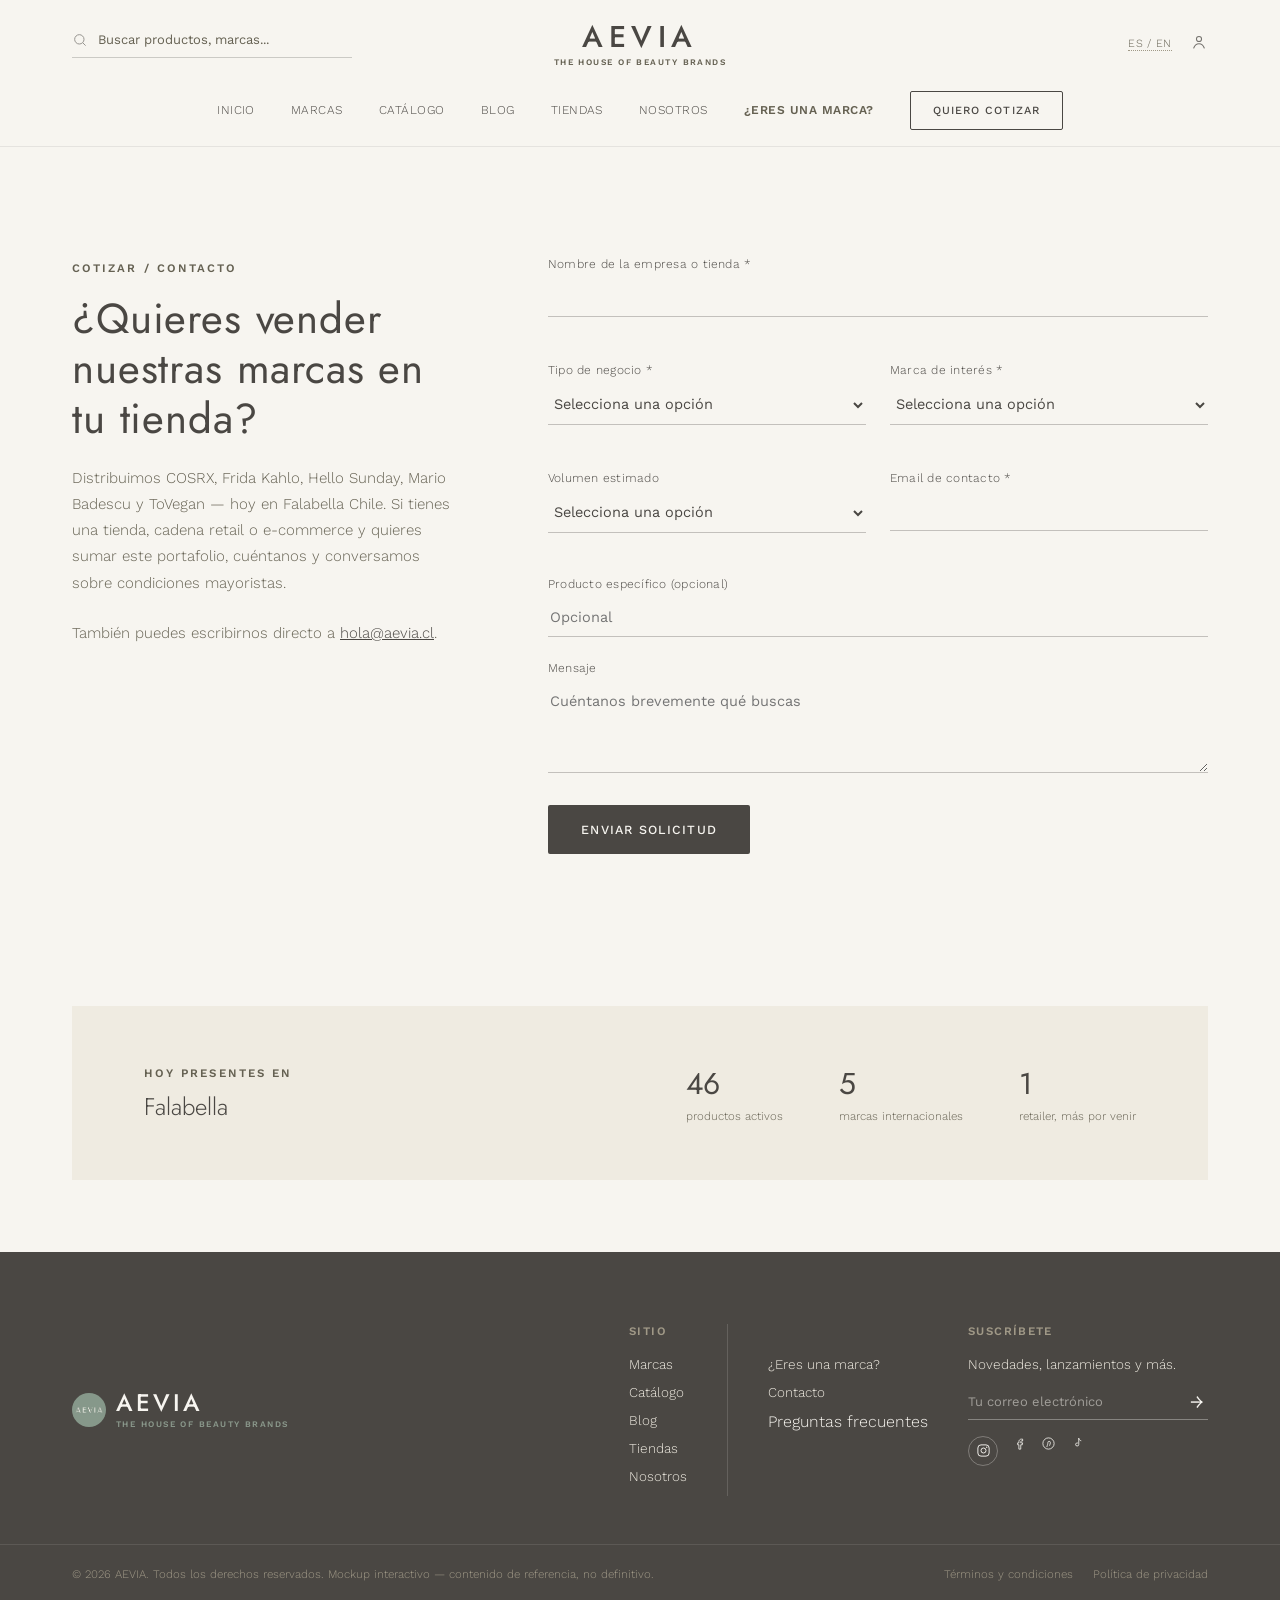
<file: contacto.html>
<!doctype html>
<html lang="es">
<head>
<meta charset="utf-8">
<meta name="viewport" content="width=device-width, initial-scale=1">
<title>Cotizar / Contacto — AEVIA</title>
<meta name="description" content="Conversemos sobre sumar nuestras marcas (COSRX, Frida Kahlo, Hello Sunday, Mario Badescu, ToVegan) a tu tienda o cadena retail en Chile.">
<link rel="preconnect" href="https://fonts.googleapis.com">
<link rel="preconnect" href="https://fonts.gstatic.com" crossorigin>
<link href="https://fonts.googleapis.com/css2?family=Jost:wght@300;400;500;600&family=Work+Sans:wght@300;400;500;600&display=swap" rel="stylesheet">
<link rel="stylesheet" href="css/styles.css?v=5">
</head>
<body>
<a class="skip-link" href="#main">Saltar al contenido</a>

<header class="site-header">
  <div class="header-top">
    <form class="header-search" action="catalogo.html" method="get">
      <svg width="16" height="16" viewBox="0 0 24 24" fill="none"><circle cx="11" cy="11" r="7" stroke="#4a4743" stroke-width="1.5"/><path d="m20 20-3.5-3.5" stroke="#4a4743" stroke-width="1.5" stroke-linecap="round"/></svg>
      <input type="search" name="buscar" placeholder="Buscar productos, marcas...">
    </form>
    <a href="index.html" class="brand-lockup-center">
      <span class="logo">AEVIA</span>
      <span class="sub">THE HOUSE OF BEAUTY BRANDS</span>
    </a>
    <div class="header-actions">
      <span class="lang-toggle">ES / EN</span>
      <span class="icon-link" aria-label="Mi cuenta">
        <svg width="18" height="18" viewBox="0 0 24 24" fill="none"><circle cx="12" cy="8" r="3.4" stroke="#4a4743" stroke-width="1.4"/><path d="M5 20c1.2-3.8 4.2-5.8 7-5.8s5.8 2 7 5.8" stroke="#4a4743" stroke-width="1.4" stroke-linecap="round"/></svg>
      </span>
      <button class="nav-toggle" aria-label="Abrir menú" aria-expanded="false">
        <svg width="24" height="24" viewBox="0 0 24 24" fill="none"><path d="M3 6h18M3 12h18M3 18h18" stroke="#4a4743" stroke-width="1.5"/></svg>
      </button>
    </div>
  </div>
  <nav class="main-nav">
    <a class="nav-link" data-nav="inicio" href="index.html">Inicio</a>
    <a class="nav-link" data-nav="marcas" href="marcas.html">Marcas</a>
    <a class="nav-link" data-nav="catalogo" href="catalogo.html">Catálogo</a>
    <a class="nav-link" data-nav="blog" href="blog.html">Blog</a>
    <a class="nav-link" data-nav="tiendas" href="tiendas.html">Tiendas</a>
    <a class="nav-link" data-nav="nosotros" href="nosotros.html">Nosotros</a>
    <a class="nav-link accent" data-nav="para-marcas" href="para-marcas.html">¿Eres una marca?</a>
    <a href="contacto.html"><button class="btn btn-outline-dark btn-sm">Quiero cotizar</button></a>
  </nav>
</header>

<main id="main">
  <section class="section" style="padding-bottom:0">
    <div style="display:flex;gap:96px;flex-wrap:wrap">
      <div style="width:380px;flex-shrink:0" class="fade-up">
        <span class="eyebrow">Cotizar / Contacto</span>
        <h1 style="font-size:clamp(30px,4vw,42px);margin:18px 0 20px;line-height:1.2">¿Quieres vender nuestras marcas en tu tienda?</h1>
        <p style="font-size:15px;line-height:1.75;color:var(--olive);margin-bottom:24px">Distribuimos COSRX, Frida Kahlo, Hello Sunday, Mario Badescu y ToVegan — hoy en Falabella Chile. Si tienes una tienda, cadena retail o e-commerce y quieres sumar este portafolio, cuéntanos y conversamos sobre condiciones mayoristas.</p>
        <p style="font-size:15px;line-height:1.75;color:var(--olive)">También puedes escribirnos directo a <a href="mailto:hola@aevia.cl" style="text-decoration:underline">hola@aevia.cl</a>.</p>
      </div>

      <div style="flex-grow:1;min-width:280px">
        <div class="pd-note" id="contacto-context" style="display:none;max-width:none;margin-bottom:24px"></div>

        <form class="form-grid fade-up" id="quote-form" novalidate>
          <div class="field full">
            <label for="field-empresa">Nombre de la empresa o tienda *</label>
            <input type="text" id="field-empresa" name="empresa" data-required>
            <span class="field-error"></span>
          </div>
          <div class="field">
            <label for="field-tipo-negocio">Tipo de negocio *</label>
            <select id="field-tipo-negocio" name="tipo_negocio" data-required>
              <option value="">Selecciona una opción</option>
              <option>Tienda por departamento</option>
              <option>Farmacia / Perfumería</option>
              <option>E-commerce</option>
              <option>Supermercado</option>
              <option>Otro</option>
            </select>
            <span class="field-error"></span>
          </div>
          <div class="field">
            <label for="field-marca-interes">Marca de interés *</label>
            <select id="field-marca-interes" name="marca_interes" data-required>
              <option value="">Selecciona una opción</option>
              <option>Todo el portafolio</option>
              <option>COSRX</option>
              <option>Frida Kahlo</option>
              <option>Hello Sunday</option>
              <option>Mario Badescu</option>
              <option>ToVegan</option>
            </select>
            <span class="field-error"></span>
          </div>
          <div class="field">
            <label for="field-volumen">Volumen estimado</label>
            <select id="field-volumen" name="volumen">
              <option value="">Selecciona una opción</option>
              <option>Aún no lo sé / primera conversación</option>
              <option>Piloto en una tienda</option>
              <option>Volumen mayorista regular</option>
              <option>Cadena con múltiples tiendas</option>
            </select>
          </div>
          <div class="field">
            <label for="field-email">Email de contacto *</label>
            <input type="email" id="field-email" name="email" data-required>
            <span class="field-error"></span>
          </div>
          <div class="field full">
            <label for="field-interes">Producto específico (opcional)</label>
            <input type="text" id="field-interes" name="interes" placeholder="Opcional">
          </div>
          <div class="field full">
            <label for="field-mensaje">Mensaje</label>
            <textarea id="field-mensaje" name="mensaje" placeholder="Cuéntanos brevemente qué buscas"></textarea>
          </div>
          <div class="field full" style="margin-top:8px">
            <button type="submit" class="btn btn-primary" style="width:fit-content">Enviar solicitud</button>
          </div>
        </form>

        <div class="form-success" id="form-success">
          <h3>Gracias — recibimos tu solicitud</h3>
          <p>Este es un mockup: el formulario no envía datos todavía. En el sitio real, aquí confirmamos el próximo paso y el plazo de respuesta.</p>
        </div>
      </div>
    </div>
  </section>

  <section class="section-tight" style="margin-top:80px">
    <div class="trust-bar" style="background:var(--cream-alt)">
      <div>
        <span class="eyebrow">Hoy presentes en</span>
        <div class="trust-name">Falabella</div>
      </div>
      <div class="trust-stats">
        <div class="trust-stat"><b data-product-count>51</b><span>productos activos</span></div>
        <div class="trust-stat"><b>5</b><span>marcas internacionales</span></div>
        <div class="trust-stat"><b>1</b><span>retailer, más por venir</span></div>
      </div>
    </div>
  </section>
</main>

<footer class="site-footer">
  <div class="footer-top">
    <div class="brand-lockup">
      <img src="img/aevia-logo-ig.jpg" alt="AEVIA" class="brand-mark">
      <span class="brand-lockup-text">
        <span class="logo" style="color:var(--cream)">AEVIA</span>
        <span class="sub">THE HOUSE OF BEAUTY BRANDS</span>
      </span>
    </div>
    <div class="footer-cols">
      <div class="footer-col">
        <h4>Sitio</h4>
        <a href="marcas.html">Marcas</a>
        <a href="catalogo.html">Catálogo</a>
        <a href="blog.html">Blog</a>
        <a href="tiendas.html">Tiendas</a>
        <a href="nosotros.html">Nosotros</a>
      </div>
      <div class="footer-col-divider"></div>
      <div class="footer-col">
        <h4>&nbsp;</h4>
        <a href="para-marcas.html">¿Eres una marca?</a>
        <a href="contacto.html">Contacto</a>
        <span class="footer-pending-link" title="Pendiente — página de FAQ aún no construida">Preguntas frecuentes</span>
      </div>
      <div class="footer-col footer-newsletter">
        <h4>Suscríbete</h4>
        <p>Novedades, lanzamientos y más.</p>
        <form class="footer-newsletter-field" onsubmit="return false">
          <input type="email" placeholder="Tu correo electrónico" required>
          <button type="submit" aria-label="Suscribirme">&#8594;</button>
        </form>
        <div class="footer-social">
          <a href="https://instagram.com/aevia.cl" target="_blank" rel="noopener" aria-label="Instagram">
            <svg width="15" height="15" viewBox="0 0 24 24" fill="none"><rect x="3" y="3" width="18" height="18" rx="5" stroke="#F7F5F0" stroke-width="1.5"/><circle cx="12" cy="12" r="4" stroke="#F7F5F0" stroke-width="1.5"/><circle cx="17.2" cy="6.8" r="1.1" fill="#F7F5F0"/></svg>
          </a>
          <span class="icon-link" title="Pendiente — cuenta de Facebook por confirmar" aria-label="Facebook (pendiente)">
            <svg width="15" height="15" viewBox="0 0 24 24" fill="none"><path d="M15 8h2V5h-2c-2.2 0-4 1.8-4 4v2H9v3h2v7h3v-7h2.5l.5-3H14V9c0-.6.4-1 1-1Z" stroke="#F7F5F0" stroke-width="1.3" stroke-linejoin="round"/></svg>
          </span>
          <span class="icon-link" title="Pendiente — cuenta de Pinterest por confirmar" aria-label="Pinterest (pendiente)">
            <svg width="15" height="15" viewBox="0 0 24 24" fill="none"><circle cx="12" cy="12" r="9" stroke="#F7F5F0" stroke-width="1.3"/><path d="M9.5 17c1-3 1.5-5 1.5-6.5a2 2 0 1 1 4 .2c0 1.3-.8 3.3-1.2 4.3" stroke="#F7F5F0" stroke-width="1.3" stroke-linecap="round"/></svg>
          </span>
          <span class="icon-link" title="Pendiente — cuenta de TikTok por confirmar" aria-label="TikTok (pendiente)">
            <svg width="15" height="15" viewBox="0 0 24 24" fill="none"><path d="M14 4v9.5a2.5 2.5 0 1 1-2-2.45" stroke="#F7F5F0" stroke-width="1.3" stroke-linecap="round"/><path d="M14 4c.3 1.8 1.6 3.2 3.4 3.5" stroke="#F7F5F0" stroke-width="1.3" stroke-linecap="round"/></svg>
          </span>
        </div>
      </div>
    </div>
  </div>
  <div class="footer-bottom">
    <span>© 2026 AEVIA. Todos los derechos reservados. Mockup interactivo — contenido de referencia, no definitivo.</span>
    <div class="footer-bottom-links">
      <span>Términos y condiciones</span>
      <span>Política de privacidad</span>
    </div>
  </div>
</footer>

<script src="js/data.js?v=4"></script>
<script src="js/main.js?v=5"></script>
<script>
  initNav();
  initContactoPage();
  initProductCount();
  initFadeUp();
</script>
</body>
</html>
</file>
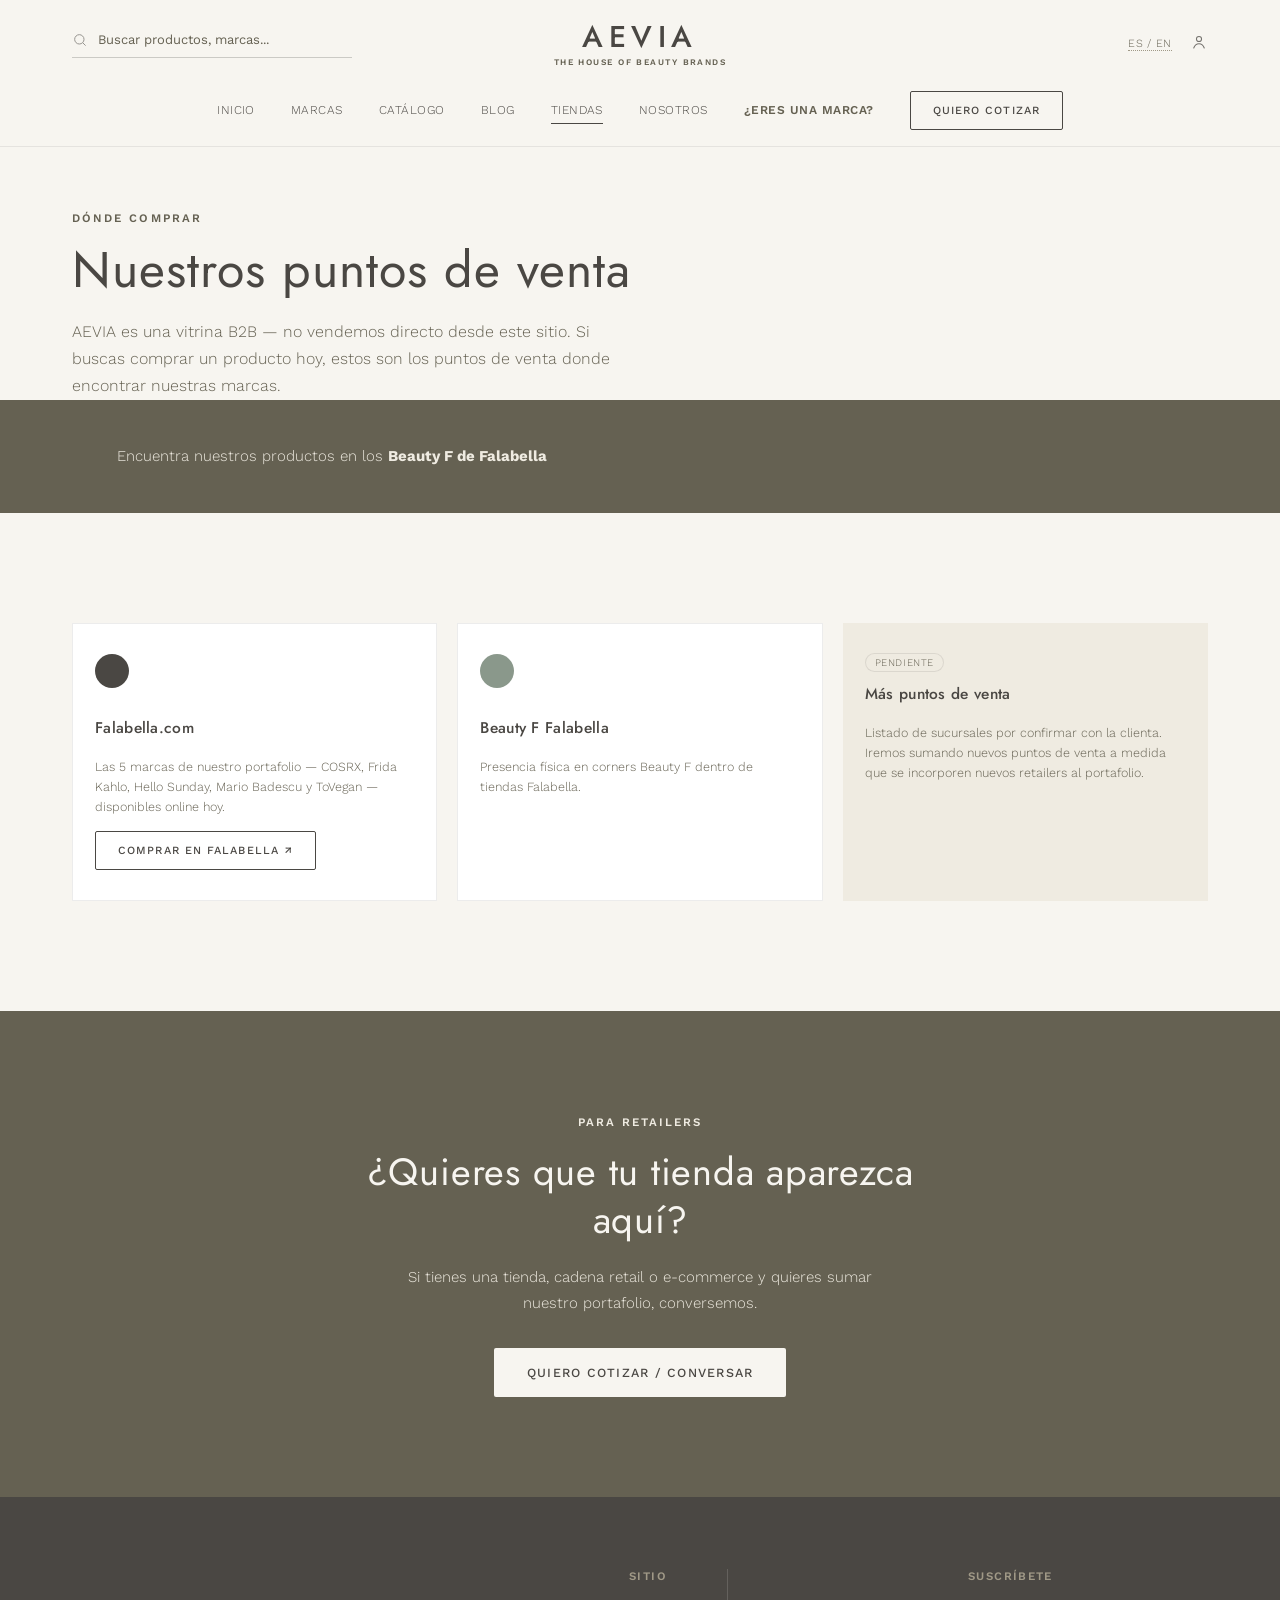
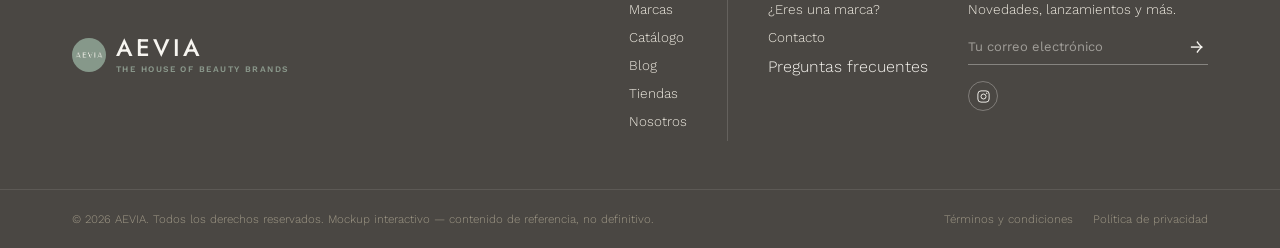
<file: tiendas.html>
<!doctype html>
<html lang="es">
<head>
<meta charset="utf-8">
<meta name="viewport" content="width=device-width, initial-scale=1">
<title>Dónde comprar — AEVIA</title>
<meta name="description" content="Dónde encontrar los productos AEVIA hoy: puntos de venta y tiendas asociadas.">
<link rel="preconnect" href="https://fonts.googleapis.com">
<link rel="preconnect" href="https://fonts.gstatic.com" crossorigin>
<link href="https://fonts.googleapis.com/css2?family=Jost:wght@300;400;500;600&family=Work+Sans:wght@300;400;500;600&display=swap" rel="stylesheet">
<link rel="stylesheet" href="css/styles.css?v=5">
</head>
<body>
<a class="skip-link" href="#main">Saltar al contenido</a>

<header class="site-header">
  <div class="header-top">
    <form class="header-search" action="catalogo.html" method="get">
      <svg width="16" height="16" viewBox="0 0 24 24" fill="none"><circle cx="11" cy="11" r="7" stroke="#4a4743" stroke-width="1.5"/><path d="m20 20-3.5-3.5" stroke="#4a4743" stroke-width="1.5" stroke-linecap="round"/></svg>
      <input type="search" name="buscar" placeholder="Buscar productos, marcas...">
    </form>
    <a href="index.html" class="brand-lockup-center">
      <span class="logo">AEVIA</span>
      <span class="sub">THE HOUSE OF BEAUTY BRANDS</span>
    </a>
    <div class="header-actions">
      <span class="lang-toggle">ES / EN</span>
      <span class="icon-link" aria-label="Mi cuenta">
        <svg width="18" height="18" viewBox="0 0 24 24" fill="none"><circle cx="12" cy="8" r="3.4" stroke="#4a4743" stroke-width="1.4"/><path d="M5 20c1.2-3.8 4.2-5.8 7-5.8s5.8 2 7 5.8" stroke="#4a4743" stroke-width="1.4" stroke-linecap="round"/></svg>
      </span>
      <button class="nav-toggle" aria-label="Abrir menú" aria-expanded="false">
        <svg width="24" height="24" viewBox="0 0 24 24" fill="none"><path d="M3 6h18M3 12h18M3 18h18" stroke="#4a4743" stroke-width="1.5"/></svg>
      </button>
    </div>
  </div>
  <nav class="main-nav">
    <a class="nav-link" data-nav="inicio" href="index.html">Inicio</a>
    <a class="nav-link" data-nav="marcas" href="marcas.html">Marcas</a>
    <a class="nav-link" data-nav="catalogo" href="catalogo.html">Catálogo</a>
    <a class="nav-link" data-nav="blog" href="blog.html">Blog</a>
    <a class="nav-link" data-nav="tiendas" href="tiendas.html">Tiendas</a>
    <a class="nav-link" data-nav="nosotros" href="nosotros.html">Nosotros</a>
    <a class="nav-link accent" data-nav="para-marcas" href="para-marcas.html">¿Eres una marca?</a>
    <a href="contacto.html"><button class="btn btn-outline-dark btn-sm">Quiero cotizar</button></a>
  </nav>
</header>

<main id="main">
  <div class="page-intro fade-up">
    <span class="eyebrow">Dónde comprar</span>
    <h1>Nuestros puntos de venta</h1>
    <p class="lead">AEVIA es una vitrina B2B — no vendemos directo desde este sitio. Si buscas comprar un producto hoy, estos son los puntos de venta donde encontrar nuestras marcas.</p>
  </div>

  <section class="cta-band fade-up" style="padding:44px var(--gutter)">
    <p style="font-size:15px;margin:0">Encuentra nuestros productos en los <b>Beauty F de Falabella</b></p>
  </section>

  <section class="section">
    <div class="pillars fade-up" style="grid-template-columns:repeat(3, minmax(0,1fr))">
      <div class="pillar-card" style="display:flex;flex-direction:column;gap:10px">
        <div class="pillar-dot" style="background:#4a4743"></div>
        <h3>Falabella.com</h3>
        <p>Las 5 marcas de nuestro portafolio — COSRX, Frida Kahlo, Hello Sunday, Mario Badescu y ToVegan — disponibles online hoy.</p>
        <a href="https://www.falabella.com" target="_blank" rel="noopener" style="margin-top:4px"><button class="btn btn-outline-dark btn-sm" style="width:fit-content">Comprar en Falabella ↗</button></a>
      </div>
      <div class="pillar-card" style="display:flex;flex-direction:column;gap:10px">
        <div class="pillar-dot" style="background:#8a988b"></div>
        <h3>Beauty F Falabella</h3>
        <p>Presencia física en corners Beauty F dentro de tiendas Falabella.</p>
      </div>
      <div class="pillar-card" style="display:flex;flex-direction:column;gap:10px;background:var(--cream-alt);border:none">
        <span class="pending-chip" style="width:fit-content">Pendiente</span>
        <h3>Más puntos de venta</h3>
        <p>Listado de sucursales por confirmar con la clienta. Iremos sumando nuevos puntos de venta a medida que se incorporen nuevos retailers al portafolio.</p>
      </div>
    </div>
  </section>

  <section class="cta-band fade-up">
    <span class="eyebrow">Para retailers</span>
    <h2>¿Quieres que tu tienda aparezca aquí?</h2>
    <p>Si tienes una tienda, cadena retail o e-commerce y quieres sumar nuestro portafolio, conversemos.</p>
    <a href="contacto.html"><button class="btn btn-cream">Quiero cotizar / conversar</button></a>
  </section>
</main>

<footer class="site-footer">
  <div class="footer-top">
    <div class="brand-lockup">
      <img src="img/aevia-logo-ig.jpg" alt="AEVIA" class="brand-mark">
      <span class="brand-lockup-text">
        <span class="logo" style="color:var(--cream)">AEVIA</span>
        <span class="sub">THE HOUSE OF BEAUTY BRANDS</span>
      </span>
    </div>
    <div class="footer-cols">
      <div class="footer-col">
        <h4>Sitio</h4>
        <a href="marcas.html">Marcas</a>
        <a href="catalogo.html">Catálogo</a>
        <a href="blog.html">Blog</a>
        <a href="tiendas.html">Tiendas</a>
        <a href="nosotros.html">Nosotros</a>
      </div>
      <div class="footer-col-divider"></div>
      <div class="footer-col">
        <h4>&nbsp;</h4>
        <a href="para-marcas.html">¿Eres una marca?</a>
        <a href="contacto.html">Contacto</a>
        <span class="footer-pending-link" title="Pendiente — página de FAQ aún no construida">Preguntas frecuentes</span>
      </div>
      <div class="footer-col footer-newsletter">
        <h4>Suscríbete</h4>
        <p>Novedades, lanzamientos y más.</p>
        <form class="footer-newsletter-field" onsubmit="return false">
          <input type="email" placeholder="Tu correo electrónico" required>
          <button type="submit" aria-label="Suscribirme">&#8594;</button>
        </form>
        <div class="footer-social">
          <a href="https://instagram.com/aevia.cl" target="_blank" rel="noopener" aria-label="Instagram">
            <svg width="15" height="15" viewBox="0 0 24 24" fill="none"><rect x="3" y="3" width="18" height="18" rx="5" stroke="#F7F5F0" stroke-width="1.5"/><circle cx="12" cy="12" r="4" stroke="#F7F5F0" stroke-width="1.5"/><circle cx="17.2" cy="6.8" r="1.1" fill="#F7F5F0"/></svg>
          </a>
        </div>
      </div>
    </div>
  </div>
  <div class="footer-bottom">
    <span>© 2026 AEVIA. Todos los derechos reservados. Mockup interactivo — contenido de referencia, no definitivo.</span>
    <div class="footer-bottom-links">
      <span>Términos y condiciones</span>
      <span>Política de privacidad</span>
    </div>
  </div>
</footer>

<script src="js/data.js?v=4"></script>
<script src="js/main.js?v=5"></script>
<script>
  initNav("tiendas");
  initFadeUp();
</script>
</body>
</html>
</file>
<file: css/styles.css>
/* ==========================================================================
   AEVIA — Design system (mockup)
   Paleta y tipografías definidas en CLAUDE.md. No inventar nuevos tokens.
   ========================================================================== */

:root {
  --dark: #4a4743;
  --olive: #656152;
  --taupe: #a09987;
  --sage: #8a988b;
  --cream: #F7F5F0;
  --cream-alt: #EFEBE1;
  --white: #ffffff;

  --font-display: 'Jost', sans-serif;
  --font-body: 'Work Sans', sans-serif;

  --radius: 2px;
  --container: 1280px;
  --gutter: 72px;
  --gutter-m: 32px;
  --gutter-s: 20px;

  --ease: cubic-bezier(.4,0,.2,1);
}

* { box-sizing: border-box; }
html { scroll-behavior: smooth; }
html, body { overflow-x: hidden; }

body {
  margin: 0;
  font-family: var(--font-body);
  background: var(--cream);
  color: var(--dark);
  font-weight: 300;
  -webkit-font-smoothing: antialiased;
}

h1, h2, h3, h4, .logo, .font-display {
  font-family: var(--font-display);
  letter-spacing: .02em;
  font-weight: 400;
  margin: 0;
}

p { margin: 0; }
a { color: var(--dark); text-decoration: none; }
a:hover { opacity: .72; }
img { max-width: 100%; display: block; }
button { font-family: var(--font-body); cursor: pointer; }
input, select, textarea { font-family: var(--font-body); }

.eyebrow {
  font-size: 11.5px;
  letter-spacing: .18em;
  text-transform: uppercase;
  color: var(--olive);
  font-weight: 600;
  display: inline-block;
}

.wrap {
  max-width: var(--container);
  margin: 0 auto;
  padding-left: var(--gutter);
  padding-right: var(--gutter);
}

@media (max-width: 1100px) {
  .wrap, .section-pad { padding-left: var(--gutter-m); padding-right: var(--gutter-m); }
}
@media (max-width: 600px) {
  .wrap, .section-pad { padding-left: var(--gutter-s); padding-right: var(--gutter-s); }
}

.section-pad { padding-left: var(--gutter); padding-right: var(--gutter); }

/* ---------- Buttons ---------- */
.btn {
  display: inline-flex;
  align-items: center;
  justify-content: center;
  gap: 10px;
  padding: 16px 32px;
  border-radius: var(--radius);
  font-size: 12.5px;
  letter-spacing: .1em;
  text-transform: uppercase;
  border: 1px solid transparent;
  font-weight: 500;
  transition: all .25s var(--ease);
  white-space: nowrap;
}
.btn-primary { background: var(--dark); color: var(--cream); }
.btn-primary:hover { opacity: 1; background: #3a3733; }
.btn-cream { background: var(--cream); color: var(--dark); }
.btn-cream:hover { opacity: 1; background: var(--white); }
.btn-outline-light { background: transparent; color: var(--cream); border-color: rgba(247,245,240,.55); }
.btn-outline-light:hover { opacity: 1; background: rgba(247,245,240,.12); }
.btn-outline-dark { background: transparent; color: var(--dark); border-color: var(--dark); }
.btn-outline-dark:hover { opacity: 1; background: var(--dark); color: var(--cream); }
.btn-sm { padding: 12px 22px; font-size: 11px; }
.btn-link { font-size: 13px; text-decoration: underline; text-underline-offset: 3px; }
.btn:disabled { opacity: .4; cursor: not-allowed; }

/* ---------- Header ---------- */
.site-header {
  position: sticky; top: 0; z-index: 100;
  display: flex; flex-direction: column; gap: 20px;
  padding: 22px var(--gutter) 0;
  border-bottom: 1px solid rgba(74,71,67,.1);
  background: var(--cream);
}
.header-top { display: flex; align-items: center; justify-content: space-between; gap: 24px; }
.header-search { flex: 1; max-width: 280px; display: flex; align-items: center; gap: 10px; border-bottom: 1px solid rgba(74,71,67,.25); padding-bottom: 8px; }
.header-search svg { flex-shrink: 0; opacity: .55; }
.header-search input { flex: 1; border: none; background: transparent; font-size: 13px; color: var(--dark); padding: 2px 0; }
.header-search input::placeholder { color: var(--olive); }
.header-search input:focus { outline: none; }

.brand-lockup { display: flex; align-items: center; gap: 10px; }
.brand-lockup-text { display: flex; flex-direction: column; line-height: 1; }
.brand-lockup .logo { font-size: 24px; font-weight: 500; letter-spacing: .12em; }
.brand-lockup .sub { font-size: 8.5px; letter-spacing: .17em; color: var(--sage); margin-top: 5px; font-family: var(--font-body); font-weight: 600; }
.brand-mark { width: 34px; height: 34px; border-radius: 50%; object-fit: cover; flex-shrink: 0; }

.brand-lockup-center { display: flex; flex-direction: column; align-items: center; line-height: 1; text-align: center; }
.brand-lockup-center .logo { font-size: 30px; font-weight: 500; letter-spacing: .18em; }
.brand-lockup-center .sub { font-size: 8.5px; letter-spacing: .17em; color: var(--olive); margin-top: 6px; font-family: var(--font-body); font-weight: 600; }

.header-actions { flex: 1; max-width: 280px; display: flex; justify-content: flex-end; align-items: center; gap: 18px; }
.header-actions .icon-link { opacity: .75; cursor: help; }
.header-actions .icon-link:hover { opacity: 1; }
.lang-toggle { font-size: 11px; letter-spacing: .06em; color: var(--olive); cursor: help; border-bottom: 1px dotted var(--taupe); }

.main-nav { display: flex; gap: 36px; align-items: center; justify-content: center; padding-bottom: 16px; }
.main-nav a.nav-link { font-size: 12px; letter-spacing: .04em; text-transform: uppercase; padding: 6px 0; border-bottom: 1px solid transparent; }
.main-nav a.nav-link.active { border-bottom-color: var(--dark); }
.main-nav a.nav-link.accent { color: var(--olive); font-weight: 600; }
.nav-toggle { display: none; background: none; border: none; padding: 8px; }
.nav-toggle svg { display: block; }

@media (max-width: 900px) {
  .site-header { padding: 18px var(--gutter-m) 0; }
  .header-search { display: none; }
  .header-actions { max-width: none; flex: 0; }
  .header-actions .lang-toggle, .header-actions .icon-link { display: none; }
  .brand-lockup-center .logo { font-size: 24px; }
  .main-nav { position: fixed; inset: 0 0 0 30%; background: var(--dark); flex-direction: column; justify-content: center; align-items: flex-start; gap: 28px; padding: 40px; transform: translateX(100%); transition: transform .35s var(--ease); }
  .main-nav.open { transform: translateX(0); }
  .main-nav a.nav-link { color: var(--cream); font-size: 20px; }
  .main-nav a.nav-link.active { border-bottom-color: var(--cream); }
  .main-nav a.nav-link.accent { color: var(--taupe); }
  .main-nav .btn { border-color: var(--cream); color: var(--cream); }
  .nav-toggle { display: block; }
  body.nav-open { overflow: hidden; }
}
@media (min-width: 901px) {
  .header-top { padding-bottom: 4px; }
}

/* ---------- Breadcrumb ---------- */
.breadcrumb { padding: 22px var(--gutter) 0; font-size: 12px; color: var(--olive); }
.breadcrumb a { color: var(--olive); }
.breadcrumb .sep { margin: 0 6px; }
.breadcrumb .current { color: var(--dark); }

/* ---------- Hero ---------- */
.hero {
  position: relative;
  min-height: 640px;
  display: flex; align-items: center;
  padding: 140px var(--gutter) 96px;
  overflow: hidden;
  color: var(--cream);
}
.hero-media { position: absolute; inset: 0; }
.hero-media img { width: 100%; height: 100%; object-fit: cover; }
.hero-media::after {
  content: ''; position: absolute; inset: 0;
  background: linear-gradient(100deg, rgba(74,71,67,.86) 0%, rgba(74,71,67,.6) 45%, rgba(74,71,67,.28) 100%);
}
.hero-content { position: relative; max-width: 620px; }
.hero-content h1 { font-size: clamp(40px, 5.5vw, 66px); line-height: 1.05; margin: 20px 0 22px; }
.hero-content p { font-size: 17px; line-height: 1.65; max-width: 460px; margin: 0 0 36px; font-weight: 300; opacity: .95; }
.hero-actions { display: flex; gap: 16px; flex-wrap: wrap; }

@media (max-width: 600px) {
  .hero { padding: 120px var(--gutter-s) 64px; min-height: 520px; }
  .hero-actions .btn { width: 100%; }
}

/* ---------- Generic section ---------- */
.section { padding: 110px var(--gutter); }
.section-tight { padding: 72px var(--gutter); }
@media (max-width: 900px) { .section { padding: 72px var(--gutter-m); } .section-tight { padding: 56px var(--gutter-m); } }
@media (max-width: 600px) { .section { padding: 56px var(--gutter-s); } .section-tight { padding: 44px var(--gutter-s); } }

.section-head { display: flex; justify-content: space-between; align-items: flex-end; gap: 24px; margin-bottom: 52px; flex-wrap: wrap; }
.section-head h2 { font-size: clamp(26px, 3vw, 34px); margin-top: 16px; max-width: 600px; }
.section-head-center { text-align: center; max-width: 640px; margin: 0 auto 56px; }

/* ---------- Concepto / pilares ---------- */
.concept { display: flex; gap: 96px; }
.concept-lead { width: 360px; flex-shrink: 0; }
.concept-lead h2 { font-size: clamp(28px, 3.4vw, 38px); line-height: 1.2; margin: 18px 0 0; }
.concept-body { flex-grow: 1; display: flex; flex-direction: column; gap: 40px; }
.concept-body > p { font-size: 16px; line-height: 1.75; color: var(--olive); max-width: 620px; }
.pillars { display: grid; grid-template-columns: repeat(4, minmax(0,1fr)); gap: 20px; }
.pillar-card { padding: 30px 22px; border: 1px solid rgba(74,71,67,.1); background: var(--white); transition: transform .25s var(--ease), box-shadow .25s var(--ease); }
.pillar-card:hover { transform: translateY(-4px); box-shadow: 0 16px 32px rgba(74,71,67,.08); }
.pillar-dot { width: 34px; height: 34px; border-radius: 50%; margin-bottom: 18px; }
.pillar-card h3 { font-size: 15.5px; font-weight: 500; margin-bottom: 8px; }
.pillar-card p { font-size: 12.5px; line-height: 1.6; color: var(--olive); }

@media (max-width: 1100px) {
  .concept { flex-direction: column; gap: 40px; }
  .concept-lead { width: 100%; }
}
@media (max-width: 700px) { .pillars { grid-template-columns: repeat(2, minmax(0,1fr)); } }

/* ---------- Video block ---------- */
.video-block {
  position: relative; height: 560px; overflow: hidden;
  display: flex; align-items: center; justify-content: center;
  background: linear-gradient(135deg, var(--olive), var(--taupe));
  cursor: pointer;
}
.video-block img { position: absolute; inset: 0; width: 100%; height: 100%; object-fit: cover; opacity: .55; }
.video-block .scrim { position: absolute; inset: 0; background: linear-gradient(180deg, rgba(74,71,67,.15), rgba(74,71,67,.55)); }
.play-btn {
  position: relative; width: 84px; height: 84px; border-radius: 50%;
  border: 1.5px solid var(--cream); display: flex; align-items: center; justify-content: center;
  transition: transform .25s var(--ease), background .25s var(--ease);
}
.video-block:hover .play-btn { transform: scale(1.08); background: rgba(247,245,240,.12); }
.play-btn .tri { width: 0; height: 0; border-top: 11px solid transparent; border-bottom: 11px solid transparent; border-left: 18px solid var(--cream); margin-left: 5px; }
.video-caption { position: absolute; bottom: 26px; left: 28px; font-size: 11.5px; letter-spacing: .1em; text-transform: uppercase; color: var(--cream); z-index: 2; }
@media (max-width: 700px) { .video-block { height: 380px; } }

/* ---------- Marcas grid (home strip) ---------- */
.brand-strip { display: grid; grid-template-columns: repeat(5, minmax(0,1fr)); gap: 22px; margin-top: 40px; }
.brand-tile { display: flex; flex-direction: column; gap: 12px; }
.brand-tile-img { position: relative; aspect-ratio: 1/1; overflow: hidden; background: var(--cream-alt); }
.brand-tile-img img { position: absolute; inset: 0; width: 100%; height: 100%; object-fit: cover; transition: transform .4s var(--ease); }
.brand-tile:hover .brand-tile-img img { transform: scale(1.06); }
.brand-tile-name { font-family: var(--font-display); font-size: 15px; color: var(--dark); }
.brand-tile-cat { font-size: 10px; letter-spacing: .1em; text-transform: uppercase; color: var(--olive); margin-top: 2px; display: block; }
@media (max-width: 900px) { .brand-strip { grid-template-columns: repeat(3, minmax(0,1fr)); } }
@media (max-width: 560px) { .brand-strip { grid-template-columns: repeat(2, minmax(0,1fr)); } }

/* ---------- Split banner (dos caminos) ---------- */
.split-banner { display: flex; gap: 24px; flex-wrap: wrap; }
.split-banner-card {
  flex: 1; min-width: 280px; position: relative; min-height: 300px;
  display: flex; flex-direction: column; justify-content: flex-end;
  padding: 36px; overflow: hidden;
}
.split-banner-card img { position: absolute; inset: 0; width: 100%; height: 100%; object-fit: cover; transition: transform .4s var(--ease); }
.split-banner-card:hover img { transform: scale(1.05); }
.split-banner-card .scrim { position: absolute; inset: 0; background: linear-gradient(180deg, rgba(74,71,67,.1), rgba(74,71,67,.82)); }
.split-banner-card > *:not(img):not(.scrim) { position: relative; z-index: 2; }

/* ---------- Carousel placeholder (Home) ---------- */
.carousel-placeholder {
  position: relative; height: 420px; overflow: hidden;
  display: flex; flex-direction: column; align-items: center; justify-content: center; gap: 16px;
  background: linear-gradient(135deg, var(--sage), var(--olive));
  border: 2px dashed rgba(247,245,240,.4);
}
.carousel-placeholder span:first-child { font-family: var(--font-display); font-size: 24px; color: var(--cream); }
@media (max-width: 700px) { .carousel-placeholder { height: 260px; } }

/* ---------- Brand cards (marcas.html) ---------- */
.brand-cards { display: grid; grid-template-columns: repeat(3, minmax(0,1fr)); gap: 28px; }
.brand-card { display: block; background: var(--white); border: 1px solid rgba(74,71,67,.08); }
.brand-card-media { position: relative; height: 260px; overflow: hidden; }
.brand-card-media img { width: 100%; height: 100%; object-fit: cover; transition: transform .4s var(--ease); }
.brand-card:hover .brand-card-media img { transform: scale(1.05); }
.brand-card-body { padding: 24px 24px 28px; }
.brand-card-body h3 { font-size: 20px; margin-bottom: 8px; }
.brand-card-body p { font-size: 13px; color: var(--olive); line-height: 1.6; margin-bottom: 14px; }
.brand-card-body .count { font-size: 11px; letter-spacing: .08em; text-transform: uppercase; color: var(--olive); }
@media (max-width: 900px) { .brand-cards { grid-template-columns: repeat(2, minmax(0,1fr)); } }
@media (max-width: 600px) { .brand-cards { grid-template-columns: 1fr; } }

/* ---------- Product grid ---------- */
.product-grid { display: grid; grid-template-columns: repeat(4, minmax(0,1fr)); gap: 30px 26px; }
.product-card { display: block; }
.product-media { position: relative; aspect-ratio: 3/4; overflow: hidden; background: var(--cream-alt); margin-bottom: 15px; }
.product-media img { width: 100%; height: 100%; object-fit: cover; transition: transform .5s var(--ease); }
.product-card:hover .product-media img { transform: scale(1.045); }
.product-badge {
  position: absolute; top: 12px; left: 12px; z-index: 2;
  font-size: 9.5px; letter-spacing: .08em; text-transform: uppercase; font-weight: 600;
  padding: 5px 10px; border-radius: 20px;
}
.product-badge.real { background: var(--olive); color: var(--cream); }
.product-badge.pending { background: var(--white); color: var(--olive); border: 1px solid var(--taupe); }
.product-brand { font-size: 10.5px; letter-spacing: .1em; text-transform: uppercase; color: var(--olive); }
.product-name { font-size: 14.5px; font-weight: 500; margin: 6px 0 0; line-height: 1.35; }
.product-cat { font-size: 11.5px; color: var(--olive); margin-top: 4px; }

@media (max-width: 1100px) { .product-grid { grid-template-columns: repeat(3, minmax(0,1fr)); } }
@media (max-width: 700px) { .product-grid { grid-template-columns: repeat(2, minmax(0,1fr)); gap: 24px 16px; } }
@media (max-width: 420px) { .product-grid { grid-template-columns: 1fr; max-width: 320px; margin: 0 auto; } }

/* ---------- Catalog filters ---------- */
.catalog-toolbar { display: flex; flex-wrap: wrap; gap: 16px; align-items: center; justify-content: space-between; margin-bottom: 40px; padding-bottom: 28px; border-bottom: 1px solid rgba(74,71,67,.12); }
.filter-group { display: flex; gap: 10px; flex-wrap: wrap; }
.pill-select {
  appearance: none; background: var(--white); border: 1px solid rgba(74,71,67,.18);
  padding: 11px 34px 11px 16px; font-size: 12.5px; letter-spacing: .03em; color: var(--dark);
  border-radius: 20px;
  background-image: url("data:image/svg+xml;utf8,<svg xmlns='http://www.w3.org/2000/svg' width='10' height='6'><path d='M0 0l5 6 5-6z' fill='%234a4743'/></svg>");
  background-repeat: no-repeat; background-position: right 14px center;
}
.search-input {
  border: 1px solid rgba(74,71,67,.18); background: var(--white); padding: 11px 16px;
  font-size: 13px; border-radius: 20px; min-width: 220px; color: var(--dark);
}
.search-input:focus, .pill-select:focus { outline: 1.5px solid var(--sage); }
.result-count { font-size: 12.5px; color: var(--olive); }
.empty-state { padding: 80px 0; text-align: center; color: var(--olive); font-size: 14px; }

/* ---------- Trust bar ---------- */
.trust-bar { padding: 56px var(--gutter); background: var(--cream-alt); display: flex; align-items: center; justify-content: space-between; flex-wrap: wrap; gap: 32px; }
.trust-name { font-size: 24px; font-family: var(--font-display); margin-top: 8px; }
.trust-stats { display: flex; gap: 56px; flex-wrap: wrap; }
.trust-stat b { display: block; font-size: 30px; font-family: var(--font-display); font-weight: 400; }
.trust-stat span { font-size: 11.5px; color: var(--olive); margin-top: 4px; display: block; }

/* ---------- CTA band ---------- */
.cta-band { padding: 100px var(--gutter); background: var(--olive); color: var(--cream); text-align: center; }
.cta-band .eyebrow { color: var(--cream-alt); }
.cta-band h2 { font-size: clamp(26px, 3.6vw, 38px); margin: 18px auto 22px; max-width: 640px; line-height: 1.25; }
.cta-band p { max-width: 520px; margin: 0 auto 32px; font-size: 15px; line-height: 1.7; color: var(--cream-alt); }

/* ---------- Footer ---------- */
.site-footer { background: var(--dark); color: var(--cream); }
.footer-top { padding: 72px var(--gutter) 48px; display: flex; justify-content: space-between; gap: 48px; flex-wrap: wrap; }
.footer-cols { display: flex; gap: 40px; flex-wrap: wrap; align-items: flex-start; }
.footer-col-divider { width: 1px; align-self: stretch; background: rgba(247,245,240,.15); }
@media (max-width: 700px) { .footer-col-divider { display: none; } }
.footer-col h4 { font-size: 11.5px; letter-spacing: .12em; text-transform: uppercase; color: var(--taupe); margin-bottom: 18px; font-family: var(--font-body); font-weight: 600; }
.footer-col a, .footer-col p { display: block; font-size: 13.5px; color: var(--cream-alt); margin-bottom: 12px; }
.footer-bottom { padding: 22px var(--gutter); border-top: 1px solid rgba(247,245,240,.1); display: flex; justify-content: space-between; font-size: 11.5px; color: var(--taupe); flex-wrap: wrap; gap: 10px; }
.footer-bottom-links { display: flex; gap: 20px; }
.footer-bottom-links a { color: var(--taupe); }
@media (max-width: 700px) { .footer-top, .footer-bottom { padding-left: var(--gutter-m); padding-right: var(--gutter-m); } .footer-bottom { flex-direction: column; } }

.footer-newsletter { min-width: 240px; }
.footer-newsletter-field { display: flex; align-items: center; border-bottom: 1px solid rgba(247,245,240,.35); margin-top: 4px; }
.footer-newsletter-field input { flex: 1; background: transparent; border: none; color: var(--cream); font-size: 13px; padding: 10px 0; }
.footer-newsletter-field input::placeholder { color: rgba(247,245,240,.5); }
.footer-newsletter-field input:focus { outline: none; }
.footer-newsletter-field button { background: none; border: none; color: var(--cream); font-size: 18px; padding: 6px 4px; }
.footer-newsletter small { display: block; color: var(--taupe); font-size: 11px; margin-top: 8px; }
.footer-social { display: flex; gap: 14px; margin-top: 16px; }
.footer-social a { width: 30px; height: 30px; border: 1px solid rgba(247,245,240,.3); border-radius: 50%; display: flex; align-items: center; justify-content: center; color: var(--cream); }
.footer-social a:hover { background: rgba(247,245,240,.1); opacity: 1; }

/* ---------- Forms ---------- */
.form-grid { display: grid; grid-template-columns: repeat(2, minmax(0,1fr)); gap: 24px; }
.field { display: flex; flex-direction: column; gap: 8px; }
.field.full { grid-column: 1 / -1; }
.field label { font-size: 12px; letter-spacing: .02em; }
.field input, .field select, .field textarea {
  background: transparent; border: none; border-bottom: 1px solid rgba(74,71,67,.3);
  padding: 10px 2px; font-size: 14.5px; color: var(--dark); border-radius: 0;
}
.field input:focus, .field select:focus, .field textarea:focus { outline: none; border-bottom-color: var(--dark); }
.field textarea { resize: vertical; min-height: 90px; font-family: var(--font-body); }
.field.on-dark label { color: var(--cream-alt); }
.field.on-dark input, .field.on-dark select, .field.on-dark textarea { color: var(--cream); border-bottom-color: rgba(247,245,240,.4); }
.field.on-dark select option { color: var(--dark); }
.field-error { font-size: 11.5px; color: #b5544a; min-height: 14px; }
.field.invalid input, .field.invalid select, .field.invalid textarea { border-bottom-color: #b5544a; }
@media (max-width: 700px) { .form-grid { grid-template-columns: 1fr; } }

.form-success { display: none; padding: 40px; background: var(--cream-alt); text-align: center; }
.form-success.show { display: block; }
.form-success h3 { font-size: 22px; margin-bottom: 10px; }
.form-success p { color: var(--olive); font-size: 14px; line-height: 1.6; }

/* ---------- Product detail ---------- */
.product-detail { display: flex; gap: 72px; padding: 44px var(--gutter) 100px; }
.pd-gallery { width: 46%; max-width: 560px; flex-shrink: 0; display: flex; flex-direction: column; gap: 14px; }
.pd-main-media { aspect-ratio: 4/5; overflow: hidden; background: var(--cream-alt); }
.pd-main-media img { width: 100%; height: 100%; object-fit: cover; }
.pd-thumbs { display: grid; grid-template-columns: repeat(4, minmax(0,1fr)); gap: 10px; }
.pd-thumb { aspect-ratio: 1/1; overflow: hidden; background: var(--cream-alt); border: 2px solid transparent; cursor: pointer; }
.pd-thumb.active { border-color: var(--dark); }
.pd-thumb img { width: 100%; height: 100%; object-fit: cover; }

.pd-info { flex-grow: 1; display: flex; flex-direction: column; padding-top: 4px; }
.pd-info h1 { font-size: clamp(28px, 3.2vw, 36px); margin: 14px 0 8px; line-height: 1.2; }
.pd-sub { font-size: 14.5px; color: var(--olive); margin-bottom: 26px; }
.pd-desc { font-size: 15px; line-height: 1.75; max-width: 480px; margin-bottom: 26px; }
.pd-tags { display: flex; gap: 10px; flex-wrap: wrap; margin-bottom: 32px; }
.pd-tag { font-size: 10.5px; border: 1px solid rgba(74,71,67,.2); padding: 6px 14px; border-radius: 20px; color: var(--olive); }
.brand-pill.active { background: var(--dark); color: var(--cream); border-color: var(--dark); }
.pd-note { background: var(--cream-alt); padding: 24px 28px; max-width: 480px; margin-bottom: 28px; }
.pd-note p { font-size: 12.5px; line-height: 1.7; color: var(--olive); }
.pd-actions { display: flex; gap: 16px; align-items: center; flex-wrap: wrap; }
.pd-pending-flag { display: inline-flex; align-items: center; gap: 8px; font-size: 11.5px; color: var(--olive); background: var(--cream-alt); padding: 8px 14px; border-radius: 20px; margin-bottom: 20px; }
.pd-pending-flag .dot { width: 6px; height: 6px; border-radius: 50%; background: var(--taupe); }

@media (max-width: 1000px) {
  .product-detail { flex-direction: column; padding: 32px var(--gutter-m) 72px; }
  .pd-gallery { width: 100%; max-width: none; }
}
@media (max-width: 600px) { .product-detail { padding: 24px var(--gutter-s) 56px; } }

/* ---------- Tabs ---------- */
.tabs-nav { display: flex; gap: 40px; border-bottom: 1px solid rgba(74,71,67,.12); margin-bottom: 36px; overflow-x: auto; }
.tab-btn { font-size: 12.5px; letter-spacing: .05em; text-transform: uppercase; padding: 15px 0; color: var(--olive); background: none; border: none; border-bottom: 2px solid transparent; white-space: nowrap; }
.tab-btn.active { color: var(--dark); border-bottom-color: var(--dark); }
.tab-panel { display: none; font-size: 14.5px; line-height: 1.8; color: var(--olive); max-width: 760px; }
.tab-panel.active { display: block; }

/* ---------- Pending / placeholder marker ---------- */
.pending-note { color: var(--olive); font-style: italic; }
.pending-chip { display: inline-block; font-size: 10px; letter-spacing: .06em; text-transform: uppercase; color: var(--olive); background: var(--cream-alt); border: 1px solid rgba(74,71,67,.12); padding: 3px 9px; border-radius: 10px; }

/* ---------- Nosotros page ---------- */
.story-split { display: flex; gap: 80px; align-items: center; }
.story-media { width: 46%; flex-shrink: 0; aspect-ratio: 4/5; overflow: hidden; }
.story-media img { width: 100%; height: 100%; object-fit: cover; }
.story-copy { flex-grow: 1; }
.story-copy h2 { font-size: clamp(26px, 3.2vw, 36px); margin: 16px 0 22px; line-height: 1.25; }
.story-copy p { font-size: 15.5px; line-height: 1.8; color: var(--olive); margin-bottom: 18px; max-width: 560px; }
.story-split.reverse { flex-direction: row-reverse; }
@media (max-width: 900px) { .story-split, .story-split.reverse { flex-direction: column; gap: 32px; } .story-media { width: 100%; } }

.timeline { display: flex; flex-direction: column; gap: 0; }
.timeline-item { display: flex; gap: 32px; padding: 28px 0; border-bottom: 1px solid rgba(74,71,67,.1); }
.timeline-item .year { width: 90px; flex-shrink: 0; font-family: var(--font-display); font-size: 20px; color: var(--olive); }
.timeline-item .txt h4 { font-size: 15.5px; font-weight: 500; margin-bottom: 6px; }
.timeline-item .txt p { font-size: 13.5px; color: var(--olive); line-height: 1.6; }

.value-grid { display: grid; grid-template-columns: repeat(2, minmax(0,1fr)); gap: 20px; }
.value-card { padding: 28px; border: 1px solid rgba(74,71,67,.1); }
.value-card h3 { font-size: 15px; margin-bottom: 8px; }
.value-card p { font-size: 13px; color: var(--olive); line-height: 1.6; }

/* ---------- Utility ---------- */
.fade-up { opacity: 0; transform: translateY(22px); transition: opacity .7s var(--ease), transform .7s var(--ease); }
.fade-up.in { opacity: 1; transform: translateY(0); }
@media (prefers-reduced-motion: reduce) { .fade-up { opacity: 1; transform: none; transition: none; } html { scroll-behavior: auto; } }

.divider-y { height: 1px; background: rgba(74,71,67,.1); }
.center { text-align: center; }
.mt-0 { margin-top: 0; }

.page-intro { padding: 64px var(--gutter) 0; }
.page-intro .eyebrow { display: block; margin-bottom: 16px; }
.page-intro h1 { font-size: clamp(32px, 4.4vw, 50px); max-width: 720px; line-height: 1.15; }
.page-intro p.lead { font-size: 16px; color: var(--olive); max-width: 560px; margin-top: 20px; line-height: 1.7; }

.skip-link { position: absolute; left: -999px; top: 0; background: var(--dark); color: var(--cream); padding: 12px 18px; z-index: 200; }
.skip-link:focus { left: 12px; top: 12px; }
</file>
